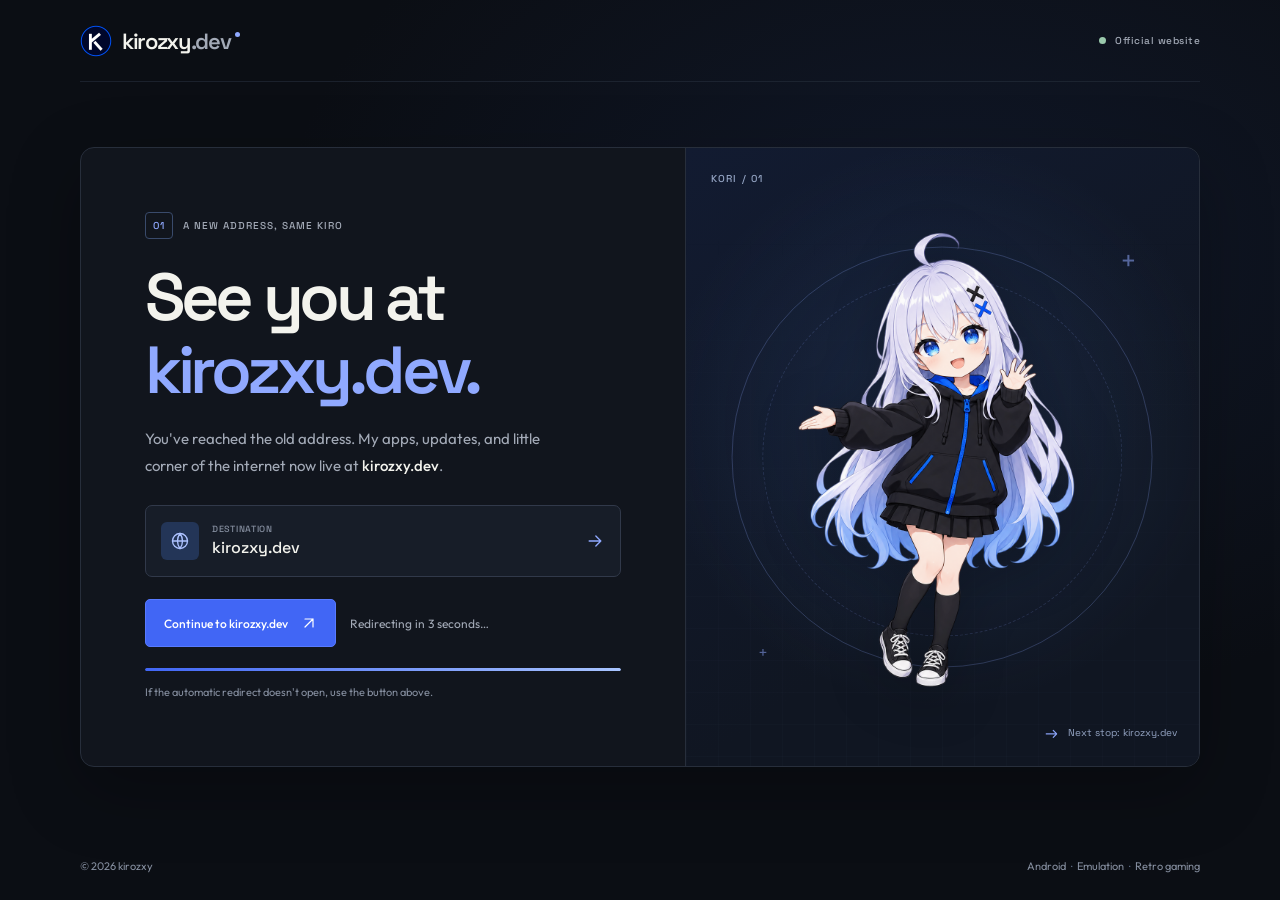
<file: index.html>
<!DOCTYPE html>
<html lang="en">
<head>
    <meta charset="UTF-8">
    <meta name="viewport" content="width=device-width, initial-scale=1">
    <meta name="theme-color" content="#0b0e14">
    <meta name="description" content="The official kirozxy website is now at kirozxy.dev. Continue to explore my Android apps and retro projects.">
    <meta name="robots" content="noindex, follow">
    <title>Redirecting to kirozxy.dev</title>
    <link rel="canonical" href="https://kirozxy.dev/">
    <link rel="icon" type="image/png" href="/assets/logo.png">
    <link rel="preconnect" href="https://fonts.googleapis.com">
    <link rel="preconnect" href="https://fonts.gstatic.com" crossorigin>
    <link href="https://fonts.googleapis.com/css2?family=Outfit:wght@400;500;600&amp;family=Space+Grotesk:wght@400;500;600;700&amp;display=swap" rel="stylesheet">
    <link rel="stylesheet" href="/assets/redirect.css?v=2">
    <script src="/assets/redirect.js?v=2" defer></script>
    <noscript><meta http-equiv="refresh" content="3;url=https://kirozxy.dev/"></noscript>
</head>
<body>
    <div class="site-shell">
        <header class="site-header">
            <a class="wordmark" href="https://kirozxy.dev/" data-destination aria-label="kirozxy.dev, official website">
                <img src="/assets/logo.png" width="32" height="32" alt="">
                <span>kirozxy<span class="wordmark-domain">.dev</span></span><span class="wordmark-dot" aria-hidden="true"></span>
            </a>
            <span class="header-label"><span class="status-dot" aria-hidden="true"></span> Official website</span>
        </header>
        <main class="redirect-panel" aria-labelledby="redirect-title">
            <div class="panel-copy">
                <div class="eyebrow"><span class="index-mark" aria-hidden="true">01</span> A new address, same Kiro</div>
                <h1 id="redirect-title">See you at<br><span>kirozxy.dev.</span></h1>
                <p class="lead">You've reached the old address. My apps, updates, and little corner of the internet now live at <strong>kirozxy.dev</strong>.</p>
                <div class="destination-card">
                    <div class="destination-icon" aria-hidden="true">
                        <svg viewBox="0 0 24 24" fill="none" stroke="currentColor" stroke-width="1.6" stroke-linecap="round" stroke-linejoin="round"><circle cx="12" cy="12" r="9"/><path d="M3 12h18M12 3a15 15 0 0 1 0 18M12 3a15 15 0 0 0 0 18"/></svg>
                    </div>
                    <div class="destination-copy"><span>Destination</span><strong id="destination-label">kirozxy.dev</strong></div>
                    <svg class="destination-arrow" viewBox="0 0 24 24" fill="none" stroke="currentColor" stroke-width="1.6" stroke-linecap="round" stroke-linejoin="round" aria-hidden="true"><path d="M5 12h14m-6-6 6 6-6 6"/></svg>
                </div>
                <div class="redirect-actions">
                    <a class="button" href="https://kirozxy.dev/" data-destination>Continue to kirozxy.dev <svg viewBox="0 0 24 24" fill="none" stroke="currentColor" stroke-width="1.8" stroke-linecap="round" stroke-linejoin="round" aria-hidden="true"><path d="M6 18 18 6M6 6h12v12"/></svg></a>
                    <p class="status" id="redirect-status" role="status">Redirecting automatically<span aria-hidden="true">…</span></p>
                </div>
                <div class="progress-track" aria-hidden="true"><div class="progress-bar"></div></div>
                <p class="helper">If the automatic redirect doesn't open, use the button above.</p>
            </div>
            <figure class="panel-art" aria-hidden="true">
                <div class="art-grid"></div>
                <div class="art-orbit orbit-outer"></div>
                <div class="art-orbit orbit-inner"></div>
                <span class="pixel pixel-a">+</span><span class="pixel pixel-b">+</span>
                <span class="art-label">KORI / 01</span>
                <img src="/assets/kori.png?v=3" width="1254" height="1254" alt="" fetchpriority="high">
                <figcaption><span>→</span> Next stop: kirozxy.dev</figcaption>
            </figure>
        </main>
        <footer class="site-footer"><span>© 2026 kirozxy</span><span>Android <span class="footer-dot">·</span> Emulation <span class="footer-dot">·</span> Retro gaming</span></footer>
    </div>
</body>
</html>
</file>
<file: assets/redirect.css>
:root {
    color-scheme: dark;
    --bg: #0b0e14;
    --surface: #11151d;
    --line: #272e3b;
    --text: #f3f3ed;
    --muted: #a3aab7;
    --subtle: #858e9f;
    --accent: #90a9ff;
    --blue: #4166f5;
    --heading: 'Space Grotesk', system-ui, sans-serif;
    --body: 'Outfit', system-ui, sans-serif;
}
*, *::before, *::after { box-sizing: border-box; }
html { min-height: 100%; }
body { margin: 0; min-height: 100vh; min-height: 100svh; color: var(--text); background: radial-gradient(ellipse at 74% 28%, #19284b60, transparent 50%), var(--bg); font: 400 16px/1.65 var(--body); -webkit-font-smoothing: antialiased; }
a { color: inherit; text-decoration: none; -webkit-tap-highlight-color: transparent; }
a:focus-visible { outline: 2px solid #aac4ff; outline-offset: 5px; border-radius: 5px; }
svg { display: block; flex-shrink: 0; }
img { display: block; max-width: 100%; height: auto; }
h1, p, figure { margin: 0; }
.site-shell { width: min(1120px, calc(100% - 88px)); min-height: 100vh; min-height: 100svh; margin-inline: auto; display: flex; flex-direction: column; }
.site-header { display: flex; align-items: center; justify-content: space-between; gap: 16px; height: 82px; flex-shrink: 0; border-bottom: 1px solid #272e3b9c; }
.wordmark { display: inline-flex; align-items: center; gap: 10px; font: 600 22px/1 var(--heading); letter-spacing: -.06em; }
.wordmark img { width: 32px; height: 32px; border-radius: 50%; }
.wordmark-domain { color: var(--muted); }
.wordmark-dot { width: 5px; height: 5px; border-radius: 50%; background: var(--accent); margin: -13px 0 0 -6px; }
.header-label { display: inline-flex; align-items: center; gap: 9px; color: var(--muted); font: 500 10px/1.4 var(--heading); letter-spacing: .05em; }
.status-dot { display: inline-block; width: 7px; height: 7px; background: #9ac9ac; border-radius: 50%; flex-shrink: 0; }
.redirect-panel { position: relative; isolation: isolate; width: 100%; display: grid; grid-template-columns: 1.08fr .92fr; align-items: stretch; min-height: 520px; margin: auto; border: 1px solid var(--line); border-radius: 14px; background: var(--surface); overflow: hidden; box-shadow: 0 22px 70px #0004; }
.panel-copy { padding: clamp(35px, 5vw, 64px); align-self: center; min-width: 0; }
.eyebrow { display: flex; align-items: center; gap: 10px; color: var(--muted); font: 500 10px/1.4 var(--heading); letter-spacing: .1em; text-transform: uppercase; }
.index-mark { display: inline-grid; place-items: center; width: 28px; height: 27px; border: 1px solid #394a6b; border-radius: 4px; color: var(--accent); font-size: 10px; flex-shrink: 0; }
h1 { margin-top: 22px; font: 600 clamp(44px, 5.2vw, 70px)/1.09 var(--heading); letter-spacing: -.065em; }
h1 span { color: var(--accent); }
.lead { max-width: 425px; margin-top: 19px; color: var(--muted); font-size: 15px; line-height: 1.8; }
.lead strong { color: var(--text); font-weight: 500; }
.destination-card { display: flex; align-items: center; gap: 13px; min-height: 72px; margin-top: 26px; padding: 12px 15px; border: 1px solid #31394a; border-radius: 7px; background: #171d28; }
.destination-icon { display: grid; place-items: center; width: 38px; height: 38px; flex-shrink: 0; border-radius: 6px; color: #adc2ff; background: #233557; }
.destination-icon svg { width: 20px; height: 20px; }
.destination-copy { display: flex; flex-direction: column; min-width: 0; gap: 1px; }
.destination-copy span { color: var(--subtle); font: 500 9px/1.4 var(--heading); letter-spacing: .08em; text-transform: uppercase; }
.destination-copy strong { font: 500 16px/1.5 var(--heading); overflow-wrap: anywhere; }
.destination-arrow { width: 20px; height: 20px; margin-left: auto; color: var(--accent); }
.redirect-actions { display: flex; align-items: center; flex-wrap: wrap; gap: 14px; margin-top: 22px; }
.button { display: inline-flex; align-items: center; justify-content: center; gap: 13px; min-height: 48px; padding: 12px 18px; color: #fff; font-size: 12px; font-weight: 500; background: var(--blue); border: 1px solid #587aff; border-radius: 5px; transition: background-color 180ms, border-color 180ms; }
.button:hover { background: #5175ff; border-color: #93a9ff; }
.button svg { width: 16px; height: 16px; }
.status { color: var(--muted); font-size: 12px; }
.progress-track { overflow: hidden; height: 3px; margin-top: 21px; border-radius: 2px; background: #29344a; }
.progress-bar { height: 100%; border-radius: inherit; transform-origin: left; background: linear-gradient(90deg, #4166f5, #a8c4ff); animation: redirect-progress 3s linear both; }
@keyframes redirect-progress { from { transform: scaleX(0); } to { transform: scaleX(1); } }
.helper { margin-top: 12px; color: var(--subtle); font-size: 11px; }
.panel-art { position: relative; min-width: 0; overflow: hidden; display: flex; align-items: center; justify-content: center; border-left: 1px solid var(--line); background: radial-gradient(circle at 50% 45%, #35558b45, transparent 66%), linear-gradient(145deg, #121b31, #101622 64%); }
.art-grid { position: absolute; inset: 0; opacity: .2; background-image: linear-gradient(#889ac71e 1px, transparent 1px), linear-gradient(90deg, #889ac71e 1px, transparent 1px); background-size: 32px 32px; mask-image: linear-gradient(transparent, #000); }
.art-orbit { position: absolute; left: 50%; top: 50%; width: 82%; aspect-ratio: 1; border: 1px solid #90a9ff3b; border-radius: 50%; transform: translate(-50%, -50%); pointer-events: none; }
.orbit-inner { width: 70%; border-style: dashed; border-color: #90a9ff29; }
.panel-art img { position: relative; width: min(93%, 460px); margin: 12px auto 5px; filter: drop-shadow(0 12px 25px #0004); animation: kori-enter 600ms cubic-bezier(.2,.7,.2,1) both; }
@keyframes kori-enter { from { opacity: 0; transform: translateY(12px); } to { opacity: 1; transform: translateY(0); } }
.pixel { position: absolute; color: #90a9ff88; font: 400 27px/1 var(--heading); }
.pixel-a { top: 16%; right: 12%; }
.pixel-b { bottom: 17%; left: 14%; font-size: 16px; }
.art-label { position: absolute; top: 23px; left: 25px; color: #94a4c3; font: 500 10px/1.5 var(--heading); letter-spacing: .12em; }
.panel-art figcaption { display: flex; align-items: center; gap: 10px; position: absolute; right: 22px; bottom: 21px; font: 400 10px/1.5 var(--heading); color: #94a4c3; }
.panel-art figcaption span { color: var(--accent); font-size: 16px; }
.site-footer { display: flex; align-items: center; justify-content: space-between; flex-wrap: wrap; gap: 9px; min-height: 68px; padding-block: 18px; flex-shrink: 0; color: var(--subtle); font-size: 11px; }
.footer-dot { color: #61718a; margin-inline: 3px; }
@media (max-width: 900px) {
    .site-shell { width: calc(100% - 48px); }
    .panel-copy { padding: 35px; }
    .redirect-panel { min-height: 475px; }
    .redirect-actions { gap: 11px; }
    h1 { font-size: clamp(42px, 5.8vw, 58px); }
}
@media (max-width: 700px) {
    .site-shell { width: calc(100% - 32px); }
    .site-header { height: 62px; }
    .wordmark { font-size: 19px; gap: 7px; }
    .wordmark img { width: 28px; height: 28px; }
    .header-label { font-size: 9px; }
    .redirect-panel { grid-template-columns: 1fr; margin: 21px auto 0; min-height: auto; border-radius: 9px; }
    .panel-copy { padding: 29px 24px 24px; }
    h1 { margin-top: 17px; font-size: clamp(43px, 10.5vw, 58px); }
    .lead { margin-top: 14px; font-size: 14px; }
    .destination-card { margin-top: 21px; }
    .redirect-actions { margin-top: 18px; }
    .panel-art { border-left: 0; border-top: 1px solid var(--line); min-height: 235px; }
    .panel-art img { width: 228px; margin: 2px auto; }
    .art-orbit { width: 225px; }
    .orbit-inner { width: 190px; }
    .art-label { top: 14px; left: 16px; font-size: 8px; }
    .panel-art figcaption { right: 13px; bottom: 12px; font-size: 9px; }
    .site-footer { min-height: 0; margin-top: auto; }
}
@media (max-width: 360px) {
    .site-shell { width: calc(100% - 24px); }
    .panel-copy { padding-inline: 19px; }
    .header-label { gap: 5px; }
    .button { width: 100%; }
}
@media (prefers-reduced-motion: reduce) {
    .panel-art img, .progress-bar { animation: none; }
    .progress-bar { transform: scaleX(1); }
    .button { transition: none; }
}
</file>
